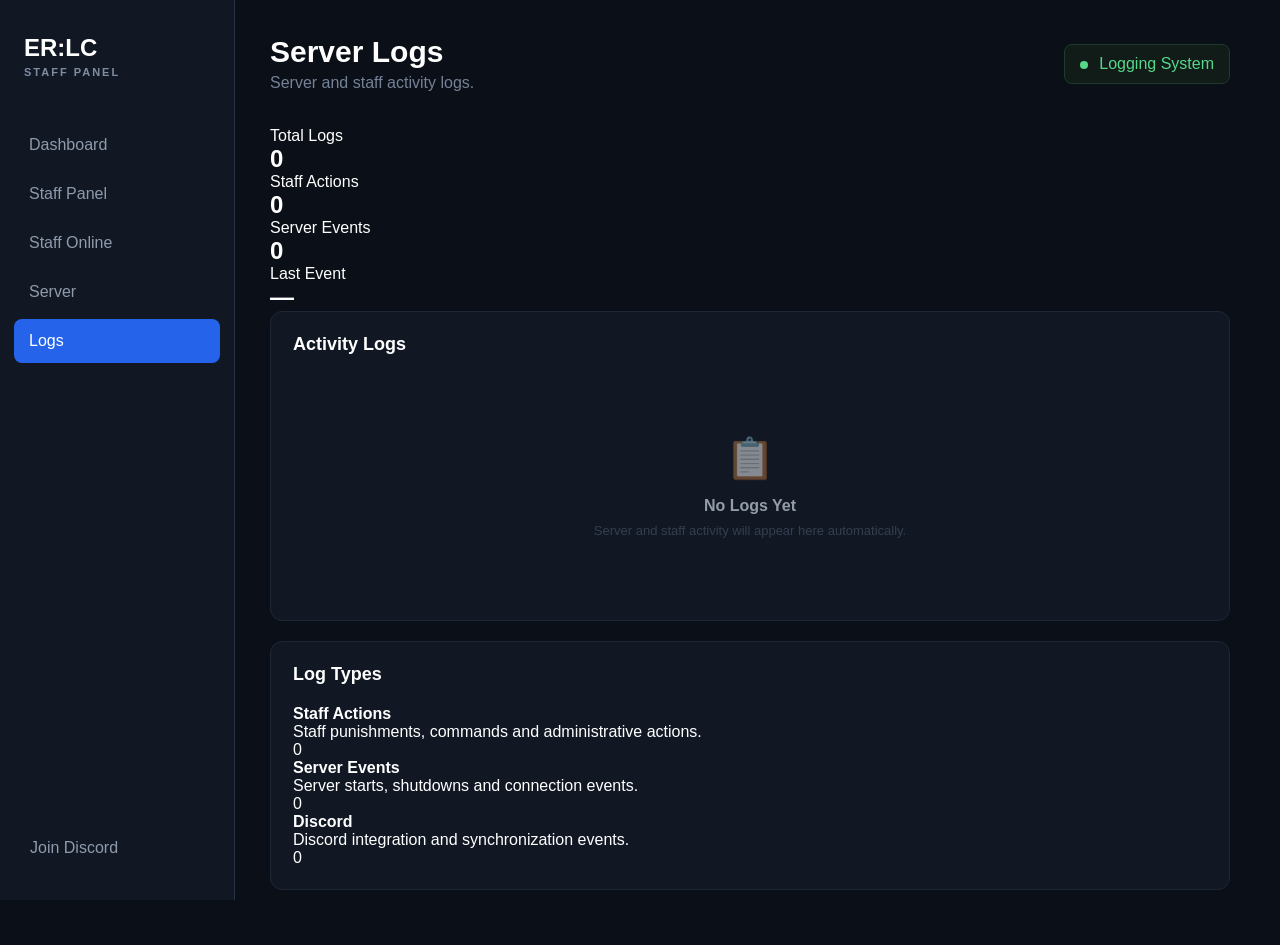
<file: nyclrp page V3/logs.html>
<!DOCTYPE html>
<html lang="en">
<head>
    <meta charset="UTF-8">
    <meta name="viewport" content="width=device-width, initial-scale=1.0">

    <title>Logs - ER:LC Staff Panel</title>

    <link rel="stylesheet" href="style.css">
</head>

<body>

<div class="sidebar">

    <div class="logo">
        ER:LC
        <span>STAFF PANEL</span>
    </div>

    <div class="menu">
        <a href="index.html" class="">Dashboard</a>
        <a href="staff.html" class="">Staff Panel</a>
        <a href="staff_online.html" class="">Staff Online</a>
        <a href="server.html" class="">Server</a>
        <a href="logs.html" class="active">Logs</a>
    </div>

        <div class="bottom-menu">

        <a href="https://discord.gg/nyclrp" target="_blank">
            Join Discord
        </a>
</div>

</div>


<div class="main">

    <div class="topbar">

        <div>
            <h1>Server Logs</h1>
            <p>Server and staff activity logs.</p>
        </div>

        <div class="status">
            <span class="status-dot"></span>
            Logging System
        </div>

    </div>


    <div class="stats-grid">

        <div class="stat-card">
            <span>Total Logs</span>
            <h2>0</h2>
        </div>

        <div class="stat-card">
            <span>Staff Actions</span>
            <h2>0</h2>
        </div>

        <div class="stat-card">
            <span>Server Events</span>
            <h2>0</h2>
        </div>

        <div class="stat-card">
            <span>Last Event</span>
            <h2>—</h2>
        </div>

    </div>


    <div class="panel">

        <div class="panel-header">
            <h2>Activity Logs</h2>
        </div>

        <div class="empty-state">

            <div class="empty-icon">📋</div>

            <h3>No Logs Yet</h3>

            <p>
                Server and staff activity will appear here automatically.
            </p>

        </div>

    </div>


    <div class="panel">

        <div class="panel-header">
            <h2>Log Types</h2>
        </div>

        <div class="log-types">

            <div class="log-type">
                <div>
                    <strong>Staff Actions</strong>
                    <p>Staff punishments, commands and administrative actions.</p>
                </div>
                <span>0</span>
            </div>

            <div class="log-type">
                <div>
                    <strong>Server Events</strong>
                    <p>Server starts, shutdowns and connection events.</p>
                </div>
                <span>0</span>
            </div>

            <div class="log-type">
                <div>
                    <strong>Discord</strong>
                    <p>Discord integration and synchronization events.</p>
                </div>
                <span>0</span>
            </div>

        </div>

    </div>

</div>

</body>
</html>
</file>
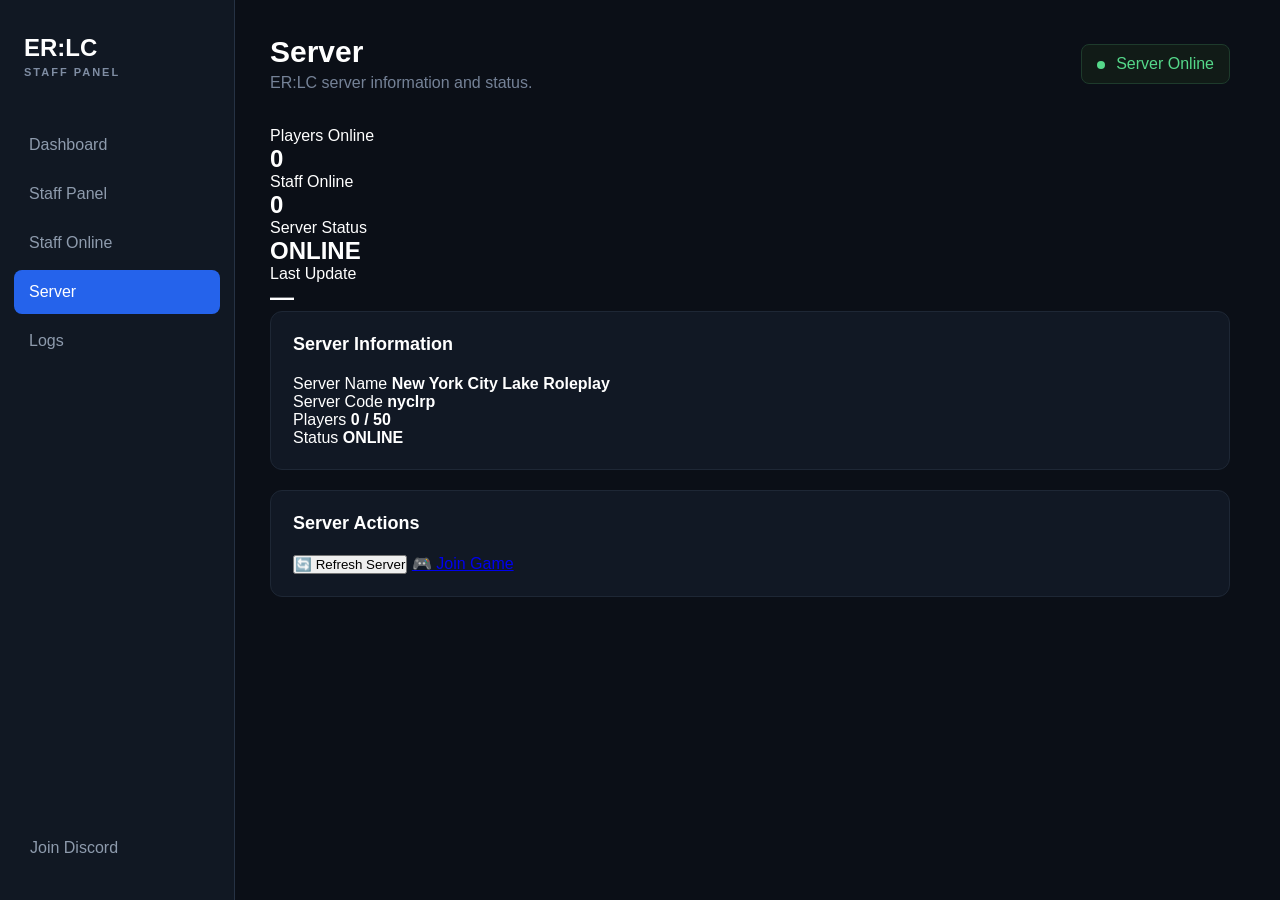
<file: nyclrp page V3/server.html>
<!DOCTYPE html>
<html lang="en">
<head>
    <meta charset="UTF-8">
    <meta name="viewport" content="width=device-width, initial-scale=1.0">

    <title>Server - ER:LC Staff Panel</title>

    <link rel="stylesheet" href="style.css">
</head>

<body>

<div class="sidebar">

    <div class="logo">
        ER:LC
        <span>STAFF PANEL</span>
    </div>

    <div class="menu">
        <a href="index.html" class="">Dashboard</a>
        <a href="staff.html" class="">Staff Panel</a>
        <a href="staff_online.html" class="">Staff Online</a>
        <a href="server.html" class="active">Server</a>
        <a href="logs.html" class="">Logs</a>
    </div>

            <div class="bottom-menu">

        <a href="https://discord.gg/nyclrp" target="_blank">
            Join Discord
        </a>
</div>

</div>


<div class="main">

    <div class="topbar">

        <div>
            <h1>Server</h1>
            <p>ER:LC server information and status.</p>
        </div>

        <div class="status">
            <span class="status-dot"></span>
            Server Online
        </div>

    </div>


    <div class="stats-grid">

        <div class="stat-card">
            <span>Players Online</span>
            <h2>0</h2>
        </div>

        <div class="stat-card">
            <span>Staff Online</span>
            <h2>0</h2>
        </div>

        <div class="stat-card">
            <span>Server Status</span>
            <h2>ONLINE</h2>
        </div>

        <div class="stat-card">
            <span>Last Update</span>
            <h2>—</h2>
        </div>

    </div>


    <div class="panel">

        <div class="panel-header">
            <h2>Server Information</h2>
        </div>

        <div class="server-info">

            <div class="server-info-row">
                <span>Server Name</span>
                <strong>New York City Lake Roleplay</strong>
            </div>

            <div class="server-info-row">
                <span>Server Code</span>
                <strong>nyclrp</strong>
            </div>

            <div class="server-info-row">
                <span>Players</span>
                <strong>0 / 50</strong>
            </div>

            <div class="server-info-row">
                <span>Status</span>
                <strong class="online-text">ONLINE</strong>
            </div>

        </div>

    </div>


    <div class="panel">

        <div class="panel-header">
            <h2>Server Actions</h2>
        </div>

        <div class="server-actions">

            <button class="server-button">
                🔄 Refresh Server
            </button>

            <a class="server-button" href="https://www.roblox.com/games/" target="_blank" rel="noopener">🎮 Join Game</a>

        </div>

    </div>

</div>

</body>
</html>
</file>
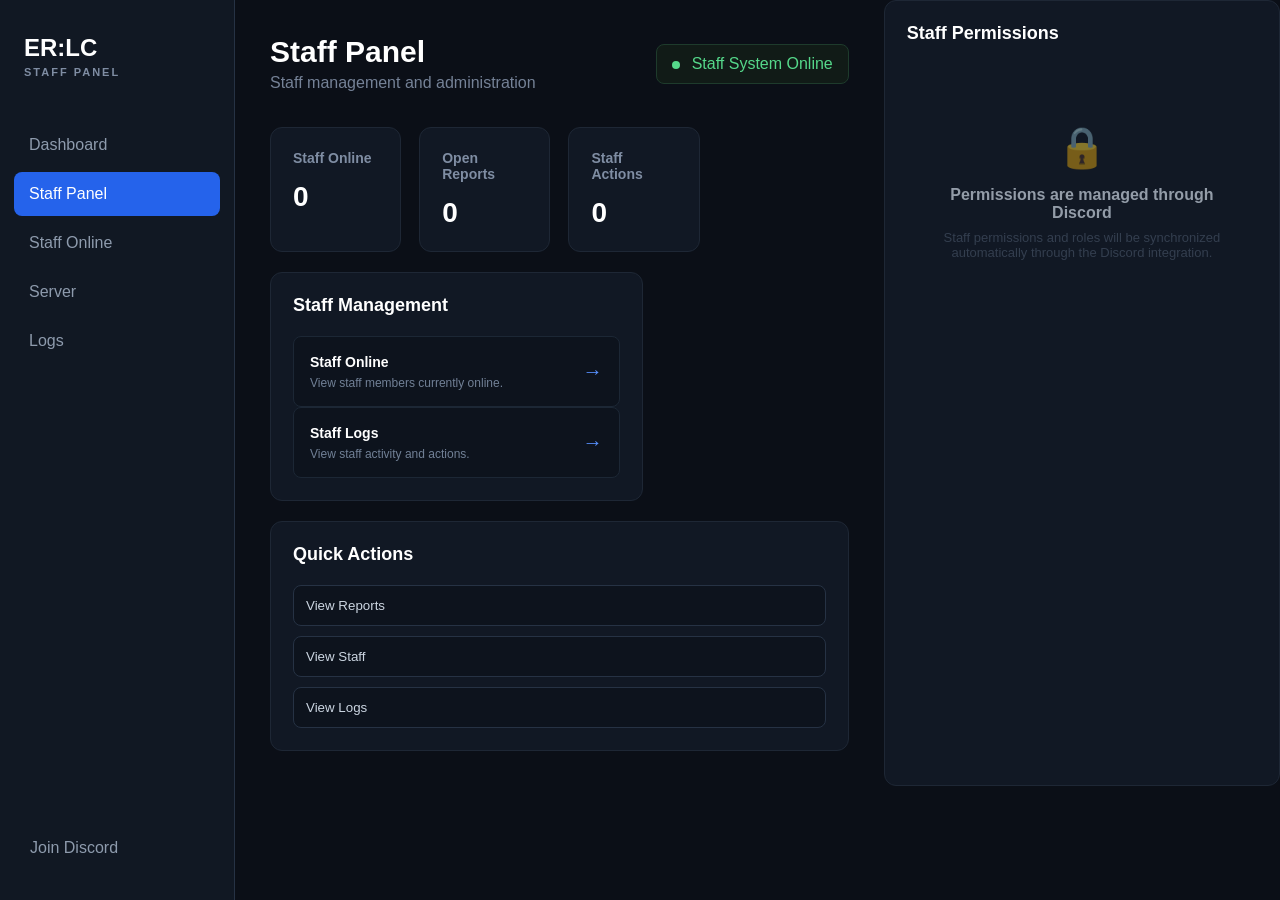
<file: nyclrp page V3/staff.html>
<!DOCTYPE html>
<html lang="en">

<head>

    <meta charset="UTF-8">

    <meta name="viewport"
          content="width=device-width, initial-scale=1.0">

    <title>Staff Panel | ER:LC</title>

    <link rel="stylesheet"
          href="style.css">

</head>

<body>


<!-- SIDEBAR -->

<div class="sidebar">

    <div class="logo">
        ER:LC
        <span>STAFF PANEL</span>
    </div>


    <div class="menu">
        <a href="index.html" class="">Dashboard</a>
        <a href="staff.html" class="active">Staff Panel</a>
        <a href="staff_online.html" class="">Staff Online</a>
        <a href="server.html" class="">Server</a>
        <a href="logs.html" class="">Logs</a>
    </div>


    <div class="bottom-menu">

        <a href="https://discord.gg/nyclrp" target="_blank">
            Join Discord
        </a>
</div>

</div>


<!-- MAIN -->

<div class="main">


    <div class="topbar">

        <div>

            <h1>
                Staff Panel
            </h1>

            <p>
                Staff management and administration
            </p>

        </div>


        <div class="status">

            <span></span>

            Staff System Online

        </div>

    </div>


    <!-- STAFF ACTIONS -->

    <div class="cards">


        <div class="card">

            <h3>
                Staff Online
            </h3>

            <strong>
                0
            </strong>

        </div>


        <div class="card">

            <h3>
                Open Reports
            </h3>

            <strong>
                0
            </strong>

        </div>


        <div class="card">

            <h3>
                Staff Actions
            </h3>

            <strong>
                0
            </strong>

        </div>


    </div>


    <!-- MANAGEMENT -->

    <div class="content-grid">


        <div class="panel">

            <div class="panel-header">

                <h2>
                    Staff Management
                </h2>

            </div>


                <a href="#"
                   class="staff-action">

                    <div>
                        <b>
                            Staff Online
                        </b>

                        <p>
                            View staff members currently online.
                        </p>
                    </div>

                    <span>
                        →
                    </span>

                </a>


                <a href="#"
                   class="staff-action">

                    <div>
                        <b>
                            Staff Logs
                        </b>

                        <p>
                            View staff activity and actions.
                        </p>
                    </div>

                    <span>
                        →
                    </span>

                </a>


            </div>

        </div>


        <!-- QUICK ACTIONS -->


        <div class="panel">

            <div class="panel-header">

                <h2>
                    Quick Actions
                </h2>

            </div>


            <div class="quick-actions">


                <button>
                    View Reports
                </button>


                <button>
                    View Staff
                </button>


                <button>
                    View Logs
                </button>


            </div>

        </div>

    </div>


    <!-- PERMISSIONS -->


    <div class="panel">

        <div class="panel-header">

            <h2>
                Staff Permissions
            </h2>

        </div>


        <div class="empty-state">

            <div class="empty-icon">
                🔒
            </div>

            <h3>
                Permissions are managed through Discord
            </h3>

            <p>
                Staff permissions and roles will be synchronized
                automatically through the Discord integration.
            </p>

        </div>

    </div>


</div>

</body>

</html>
</file>
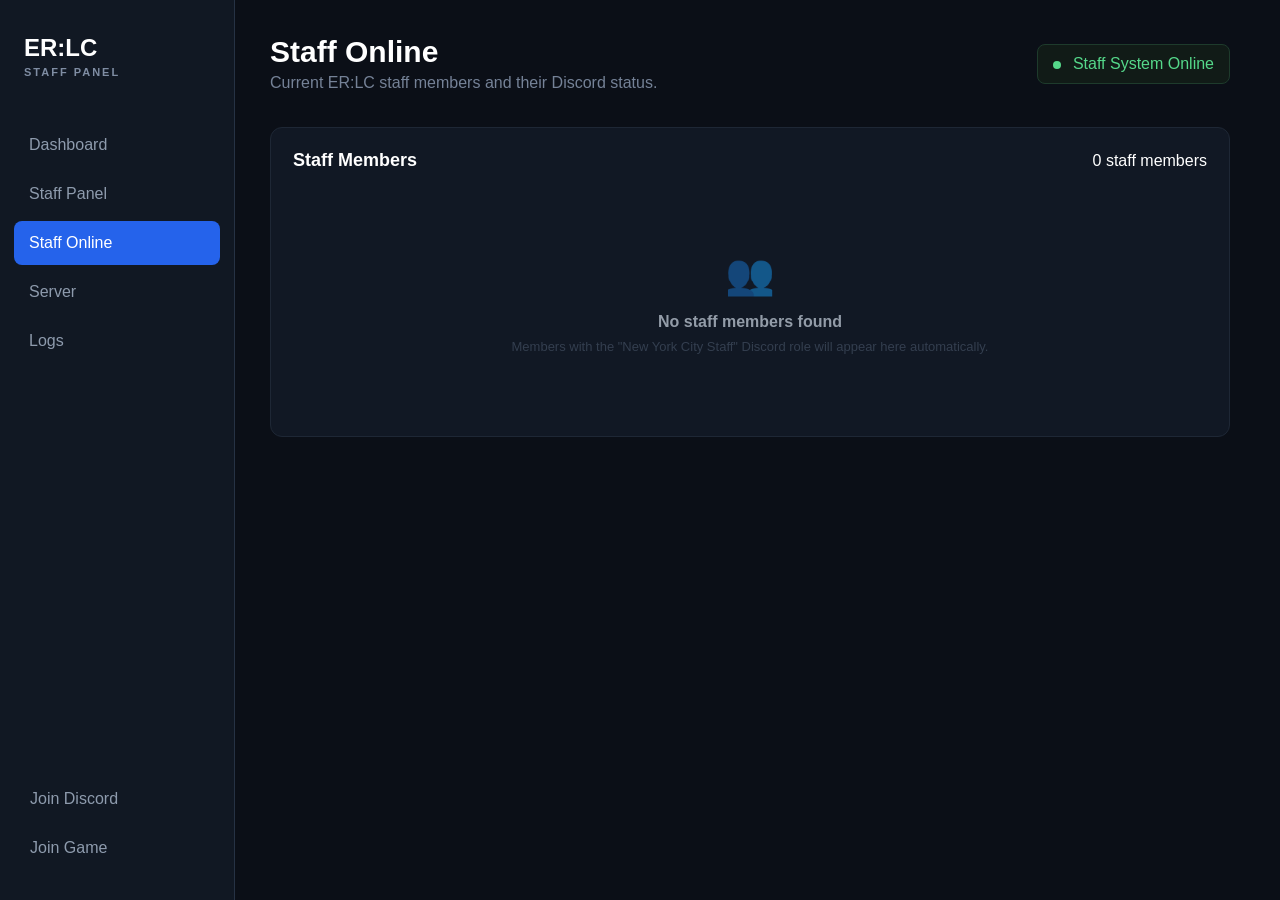
<file: nyclrp page V3/staff_online.html>
<!DOCTYPE html>
<html lang="en">
<head>
    <meta charset="UTF-8">
    <meta name="viewport" content="width=device-width, initial-scale=1.0">

    <title>Staff Online - ER:LC Staff Panel</title>

    <link rel="stylesheet" href="style.css">
</head>

<body>

<div class="sidebar">

    <div class="logo">
        ER:LC <span>STAFF PANEL</span>
    </div>

    <div class="menu">
        <a href="index.html">Dashboard</a>
        <a href="staff.html">Staff Panel</a>
        <a class="active" href="staff_online.html">Staff Online</a>
        <a href="server.html">Server</a>
        <a href="logs.html">Logs</a>
    </div>

    <div class="bottom-menu">
        <a href="https://discord.gg/nyclrp" target="_blank" rel="noopener noreferrer">
            Join Discord
        </a>

        <a href="https://policeroleplay.community/join?code=nyclrp"
           target="_blank"
           rel="noopener noreferrer">
            Join Game
        </a>
    </div>

</div>


<div class="main">

    <div class="topbar">

        <div>
            <h1>Staff Online</h1>
            <p>
                Current ER:LC staff members and their Discord status.
            </p>
        </div>

        <div class="status">
            <span class="status-dot"></span>
            Staff System Online
        </div>

    </div>


    <div class="panel">

        <div class="panel-header">
            <h2>Staff Members</h2>
            <span id="staff-count">Loading...</span>
        </div>

        <div class="staff-list" id="staff-list">

            <div class="empty-state">
                <div class="empty-icon">👥</div>

                <h3>Loading staff members...</h3>

                <p>
                    Please wait while the staff list is loaded.
                </p>
            </div>

        </div>

    </div>

</div>


<script>

const STAFF_FILE = "staff.json";

const staffList = document.getElementById("staff-list");
const staffCount = document.getElementById("staff-count");


function escapeHTML(value) {

    const div = document.createElement("div");

    div.textContent = value ?? "";

    return div.innerHTML;
}


function getInitial(displayName, username) {

    const name = displayName || username || "?";

    return name.charAt(0).toUpperCase();
}


function getStatusHTML(status) {

    switch (String(status || "").toLowerCase()) {

        case "online":
            return `
                <span class="online-dot"></span>
                <span>Online</span>
            `;

        case "idle":
            return `
                <span class="idle-dot"></span>
                <span>Idle</span>
            `;

        case "dnd":
            return `
                <span class="dnd-dot"></span>
                <span>Do Not Disturb</span>
            `;

        default:
            return `
                <span class="offline-dot"></span>
                <span>Offline</span>
            `;
    }
}


function renderStaff(members) {

    if (!Array.isArray(members)) {
        members = [];
    }

    staffCount.textContent =
        `${members.length} staff member${members.length === 1 ? "" : "s"}`;


    if (members.length === 0) {

        staffList.innerHTML = `
            <div class="empty-state">

                <div class="empty-icon">
                    👥
                </div>

                <h3>
                    No staff members found
                </h3>

                <p>
                    Members with the "New York City Staff"
                    Discord role will appear here automatically.
                </p>

            </div>
        `;

        return;
    }


    staffList.innerHTML = members.map(member => {

        const displayName =
            member.display_name ||
            member.username ||
            "Unknown User";

        const username =
            member.username ||
            "unknown";


        const avatar = member.avatar
            ? `
                <img
                    class="staff-avatar-image"
                    src="${escapeHTML(member.avatar)}"
                    alt="${escapeHTML(displayName)}"
                >
            `
            : `
                <div class="staff-avatar">
                    ${escapeHTML(getInitial(displayName, username))}
                </div>
            `;


        return `
            <div class="staff-member">

                ${avatar}

                <div class="staff-info">

                    <h3>
                        ${escapeHTML(displayName)}
                    </h3>

                    <p>
                        @${escapeHTML(username)}
                    </p>

                </div>


                <div class="staff-rank">

                    <span>
                        New York City Staff
                    </span>

                </div>


                <div class="staff-status">
                    ${getStatusHTML(member.status)}
                </div>

            </div>
        `;

    }).join("");
}


async function loadStaff() {

    try {

        const response = await fetch(
            `${STAFF_FILE}?t=${Date.now()}`,
            {
                cache: "no-store"
            }
        );


        if (!response.ok) {
            throw new Error(`HTTP ${response.status}`);
        }


        const data = await response.json();

        renderStaff(data.members);

    } catch (error) {

        console.error(
            "Failed to load staff.json:",
            error
        );


        staffCount.textContent =
            "Connection error";


        staffList.innerHTML = `
            <div class="empty-state">

                <div class="empty-icon">
                    ⚠️
                </div>

                <h3>
                    Unable to load staff
                </h3>

                <p>
                    The staff data could not be loaded.
                    Please try again later.
                </p>

            </div>
        `;
    }
}


/* Initial load */
loadStaff();


/* Refresh every 60 seconds */
setInterval(loadStaff, 60000);

</script>

</body>
</html>
</file>
<file: nyclrp page V3/style.css>
* {
    margin: 0;
    padding: 0;
    box-sizing: border-box;
    font-family: Arial, sans-serif;
}

body {
    background: #0b0f17;
    color: #ffffff;
    display: flex;
}


/* SIDEBAR */

.sidebar {
    width: 250px;
    height: 100vh;
    background: #101621;
    border-right: 1px solid #1e2735;
    padding: 25px 15px;
    position: fixed;
    left: 0;
    top: 0;
}

.logo {
    font-size: 24px;
    font-weight: 800;
    padding: 10px;
    margin-bottom: 35px;
}

.logo span {
    display: block;
    font-size: 11px;
    color: #7f8da3;
    letter-spacing: 2px;
    margin-top: 4px;
}

.menu a,
.bottom-menu a {
    display: block;
    color: #8e9bad;
    text-decoration: none;
    padding: 13px 15px;
    border-radius: 8px;
    margin-bottom: 5px;
    transition: 0.2s;
}

.menu a:hover,
.bottom-menu a:hover {
    background: #182131;
    color: white;
}

.menu .active {
    background: #2563eb;
    color: white;
}

.bottom-menu {
    position: absolute;
    bottom: 25px;
    left: 15px;
    right: 15px;
}


/* MAIN */

.main {
    margin-left: 250px;
    width: calc(100% - 250px);
    padding: 35px;
}


/* TOPBAR */

.topbar {
    display: flex;
    justify-content: space-between;
    align-items: center;
    margin-bottom: 35px;
}

.topbar h1 {
    font-size: 30px;
}

.topbar p {
    color: #758297;
    margin-top: 5px;
}

.status {
    background: #111b17;
    border: 1px solid #1e3b2c;
    padding: 10px 15px;
    border-radius: 8px;
    color: #55d88a;
}

.status span {
    display: inline-block;
    width: 8px;
    height: 8px;
    background: #55d88a;
    border-radius: 50%;
    margin-right: 7px;
}


/* CARDS */

.cards {
    display: grid;
    grid-template-columns: repeat(4, 1fr);
    gap: 18px;
    margin-bottom: 20px;
}

.card {
    background: #111824;
    border: 1px solid #1e2735;
    border-radius: 12px;
    padding: 22px;
}

.card h3 {
    color: #7f8da3;
    font-size: 14px;
    margin-bottom: 15px;
}

.card strong {
    font-size: 28px;
}

.online {
    color: #55d88a;
}


/* PANELS */

.content-grid {
    display: grid;
    grid-template-columns: 2fr 1fr;
    gap: 20px;
}

.panel {
    background: #111824;
    border: 1px solid #1e2735;
    border-radius: 12px;
    padding: 22px;
    margin-bottom: 20px;
}

.panel-header {
    display: flex;
    justify-content: space-between;
    align-items: center;
    margin-bottom: 20px;
}

.panel-header h2 {
    font-size: 18px;
}

.panel-header a {
    color: #5791ff;
    text-decoration: none;
    font-size: 13px;
}


/* STAFF */

.staff-user {
    display: flex;
    align-items: center;
    padding: 12px 0;
    border-bottom: 1px solid #1c2532;
}

.avatar {
    width: 40px;
    height: 40px;
    background: #2563eb;
    border-radius: 8px;
    display: flex;
    align-items: center;
    justify-content: center;
    margin-right: 12px;
    font-weight: bold;
}

.staff-user p {
    color: #718096;
    font-size: 12px;
    margin-top: 3px;
}

.online-dot {
    width: 9px;
    height: 9px;
    background: #55d88a;
    border-radius: 50%;
    margin-left: auto;
}


/* SERVER CODE */

.server-code {
    background: #0b0f17;
    border: 1px solid #222d3d;
    padding: 18px;
    border-radius: 8px;
    text-align: center;
    font-size: 20px;
    letter-spacing: 2px;
    margin-bottom: 12px;
}

.copy-button {
    width: 100%;
    padding: 12px;
    border: none;
    border-radius: 7px;
    background: #2563eb;
    color: white;
    cursor: pointer;
    transition: 0.2s;
}

.copy-button:hover {
    background: #1d4ed8;
}


/* RANKS */

.rank-list {
    display: grid;
    grid-template-columns: repeat(2, 1fr);
    gap: 10px;
}

.rank {
    display: flex;
    align-items: center;
    gap: 15px;
    padding: 14px;
    background: #0d131d;
    border: 1px solid #1c2735;
    border-radius: 8px;
}

.rank span {
    color: #5791ff;
    font-size: 12px;
    font-weight: bold;
    width: 25px;
}

.rank b {
    font-size: 14px;
}


/* LOGS */

.logs {
    margin-top: 0;
}

.log {
    padding: 13px 0;
    border-bottom: 1px solid #1c2532;
    color: #a9b4c4;
}

.log span {
    color: #64748b;
    margin-right: 10px;
}

.log b {
    color: white;
    margin-right: 5px;
}


/* MOBILE */

@media (max-width: 900px) {

    .sidebar {
        width: 200px;
    }

    .main {
        margin-left: 200px;
        width: calc(100% - 200px);
        padding: 20px;
    }

    .cards {
        grid-template-columns: repeat(2, 1fr);
    }

    .content-grid {
        grid-template-columns: 1fr;
    }

    .rank-list {
        grid-template-columns: 1fr;
    }

}


/* EMPTY STATES */

.empty-state {
    text-align: center;
    padding: 35px 20px;
    color: #718096;
}

.empty-icon {
    font-size: 32px;
    margin-bottom: 12px;
    opacity: 0.7;
}

.empty-state h3 {
    color: #cbd5e1;
    font-size: 16px;
    margin-bottom: 7px;
}

.empty-state p {
    color: #64748b;
    font-size: 13px;
}


/* APPLICATIONS */

.application-container {
    max-width: 850px;
}

.application-panel h2 {
    font-size: 22px;
    margin-bottom: 8px;
}

.application-description {
    color: #718096;
    font-size: 14px;
    margin-bottom: 30px;
}

.form-group {
    margin-bottom: 22px;
}

.form-group label {
    display: block;
    color: #cbd5e1;
    font-size: 14px;
    font-weight: 600;
    margin-bottom: 8px;
}

.form-group input,
.form-group select,
.form-group textarea {
    width: 100%;
    background: #0b0f17;
    border: 1px solid #263244;
    border-radius: 8px;
    color: white;
    padding: 13px;
    outline: none;
    font-size: 14px;
    transition: 0.2s;
}

.form-group input:focus,
.form-group select:focus,
.form-group textarea:focus {
    border-color: #2563eb;
}

.form-group textarea {
    resize: vertical;
    min-height: 120px;
}

.form-group select {
    cursor: pointer;
}

.submit-button {
    width: 100%;
    padding: 14px;
    border: none;
    border-radius: 8px;
    background: #2563eb;
    color: white;
    font-size: 14px;
    font-weight: 600;
    cursor: pointer;
    transition: 0.2s;
}

.submit-button:hover {
    background: #1d4ed8;
}


/* STAFF PANEL */

.staff-actions {
    display: flex;
    flex-direction: column;
    gap: 10px;
}

.staff-action {
    display: flex;
    align-items: center;
    justify-content: space-between;

    padding: 16px;

    background: #0d131d;
    border: 1px solid #1c2735;
    border-radius: 8px;

    text-decoration: none;
    color: white;

    transition: 0.2s;
}

.staff-action:hover {
    background: #141d2b;
    border-color: #2563eb;
}

.staff-action b {
    font-size: 14px;
}

.staff-action p {
    color: #718096;
    font-size: 12px;
    margin-top: 5px;
}

.staff-action span {
    color: #5791ff;
    font-size: 20px;
}


/* QUICK ACTIONS */

.quick-actions {
    display: flex;
    flex-direction: column;
    gap: 10px;
}

.quick-actions button {
    padding: 12px;

    background: #0d131d;
    border: 1px solid #263244;
    border-radius: 8px;

    color: #cbd5e1;

    cursor: pointer;
    text-align: left;

    transition: 0.2s;
}

.quick-actions button:hover {
    background: #182131;
    border-color: #2563eb;
}


/* STAFF ONLINE SIDEBAR */

.sidebar {
    position: fixed;
    left: 0;
    top: 0;
    width: 235px;
    height: 100vh;
    background: #111823;
    border-right: 1px solid #263244;
    padding: 24px 14px;
}

.sidebar-header {
    margin-bottom: 25px;
}

.sidebar-header h2 {
    font-size: 23px;
    color: #ffffff;
    margin: 0 0 3px 0;
}

.sidebar-header p {
    font-size: 13px;
    color: #718096;
    margin: 0;
}

.sidebar nav {
    display: flex;
    flex-direction: column;
    gap: 5px;
}

.sidebar nav a {
    display: block;
    padding: 11px 12px;
    color: #94a3b8;
    text-decoration: none;
    font-size: 14px;
    border-radius: 7px;
}

.sidebar nav a:hover {
    background: #182131;
    color: #ffffff;
}

.sidebar nav a.active {
    background: #2563eb;
    color: #ffffff;
}

.main {
    margin-left: 235px;
}

.staff-list {
    display: flex;
    flex-direction: column;
    gap: 12px;
}

.staff-member {
    display: flex;
    align-items: center;
    gap: 16px;
    padding: 16px;
    background: rgba(255, 255, 255, 0.03);
    border: 1px solid rgba(255, 255, 255, 0.06);
    border-radius: 12px;
}

.staff-avatar {
    width: 46px;
    height: 46px;
    border-radius: 50%;
    display: flex;
    align-items: center;
    justify-content: center;
    background: #5865f2;
    color: white;
    font-weight: 700;
    font-size: 18px;
}

.staff-info {
    flex: 1;
}

.staff-info h3 {
    margin: 0 0 4px;
}

.staff-info p {
    margin: 0;
    opacity: 0.55;
    font-size: 13px;
}

.staff-rank {
    min-width: 190px;
}

.staff-rank span {
    padding: 6px 10px;
    border-radius: 8px;
    background: rgba(88, 101, 242, 0.15);
    color: #8f9cff;
    font-size: 13px;
}

.staff-status {
    min-width: 120px;
    display: flex;
    align-items: center;
    gap: 8px;
    font-size: 13px;
}

.online-dot,
.idle-dot,
.dnd-dot,
.offline-dot {
    width: 9px;
    height: 9px;
    border-radius: 50%;
    display: inline-block;
}

.online-dot {
    background: #23a559;
}

.idle-dot {
    background: #f0b232;
}

.dnd-dot {
    background: #f23f43;
}

.offline-dot {
    background: #80848e;
}

.empty-state {
    text-align: center;
    padding: 60px 20px;
    opacity: 0.7;
}

.empty-icon {
    font-size: 40px;
    margin-bottom: 15px;
}

.empty-state h3 {
    margin-bottom: 8px;
}

.empty-state p {
    margin: 0;
    opacity: 0.6;
}
</file>
